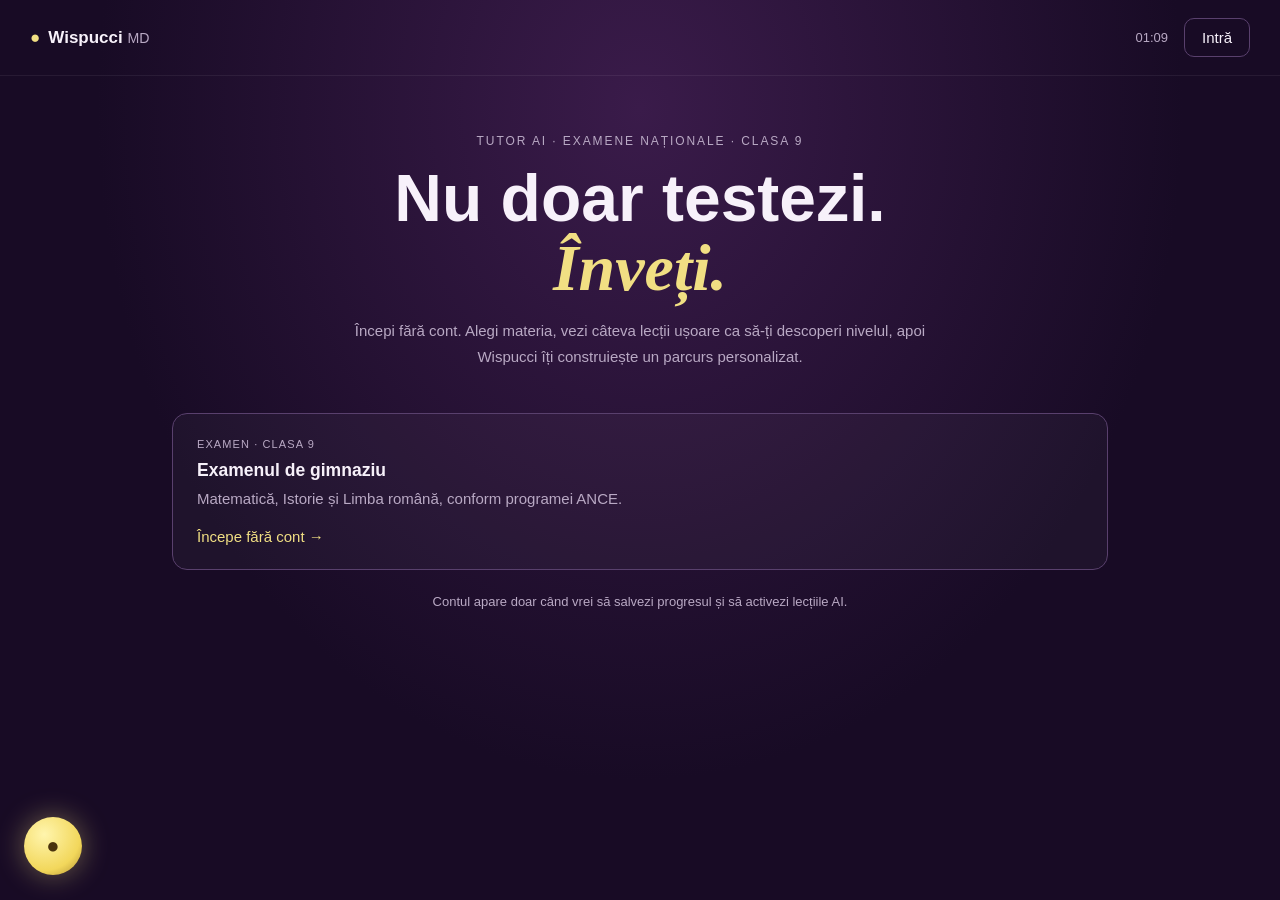
<file: index.html>
<!doctype html>
<html lang="ro">
<head>
<meta charset="utf-8"><meta name="viewport" content="width=device-width,initial-scale=1">
<title>Wispucci MD | Învață pentru examen</title>
<style>
:root{--bg:#180b25;--bg2:#241132;--panel:#2a173b;--line:#59406d;--text:#f7f1fa;--muted:#b9a9c4;--gold:#f1df83;--ok:#82e6a5;--bad:#ff9a9a}*{box-sizing:border-box}body{margin:0;min-height:100vh;background:radial-gradient(ellipse at 50% 12%,#3a1b4a 0,#180b25 60%);color:var(--text);font:15px Inter,Arial,sans-serif}button,input{font:inherit}header{height:76px;padding:0 30px;display:flex;align-items:center;justify-content:space-between;border-bottom:1px solid #ffffff10}.brand{font-weight:800;font-size:17px}.brand:before{content:'●';color:var(--gold);margin-right:8px}.brand small{color:var(--muted);font-weight:500}.top{display:flex;align-items:center;gap:16px}.clock{color:var(--muted);font-size:13px}.btn{border:1px solid var(--line);background:transparent;color:var(--text);padding:10px 17px;border-radius:10px;cursor:pointer}.btn:hover{border-color:var(--gold);color:var(--gold)}.primary{background:var(--gold);color:#25122f;border:0;font-weight:800}.primary:hover{color:#25122f;filter:brightness(1.06)}main{max-width:980px;margin:auto;padding:58px 22px 100px}.screen{display:none}.screen.active{display:block;animation:in .3s ease-out}@keyframes in{from{opacity:0;transform:translateY(10px)}to{opacity:1;transform:none}}.hero{text-align:center;max-width:680px;margin:0 auto 44px}.eyebrow{font-size:12px;letter-spacing:.16em;text-transform:uppercase;color:var(--muted)}h1{font-size:clamp(35px,7vw,66px);line-height:1.04;margin:16px 0}h1 em{color:var(--gold);font-family:Georgia,serif}.hero p{color:var(--muted);line-height:1.7;margin:0 auto;max-width:600px}.note{text-align:center;color:var(--muted);font-size:13px;margin-top:24px}.grid{display:grid;grid-template-columns:repeat(auto-fit,minmax(210px,1fr));gap:15px}.card,.row,.lesson{background:#ffffff08;border:1px solid var(--line);border-radius:15px}.card{padding:24px;cursor:pointer;transition:.18s}.card:hover,.row:hover{border-color:var(--gold);transform:translateY(-2px)}.tag{font-size:11px;color:var(--muted);text-transform:uppercase;letter-spacing:.1em}.card h3{margin:10px 0 7px}.card p{color:var(--muted);line-height:1.5;margin:0}.go{color:var(--gold);margin-top:17px}.back{border:0;background:none;color:var(--muted);cursor:pointer;padding:0;margin-bottom:22px}.title{font-size:27px;margin:0 0 22px}.row{display:flex;justify-content:space-between;align-items:center;padding:17px 20px;margin:9px 0;cursor:pointer}.row span:last-child{color:var(--gold)}.lesson{max-width:720px;margin:auto;padding:25px 28px}.lesson h2{margin:8px 0 25px}.step{border-top:1px solid #ffffff14;padding:21px 0;color:var(--muted);line-height:1.75}.step:first-of-type{border-top:0}.step b{display:block;color:var(--gold);font-size:11px;letter-spacing:.13em;text-transform:uppercase;margin-bottom:7px}.formula{display:block;background:#f1df8310;border:1px solid #f1df832b;border-radius:9px;color:var(--text);font-family:monospace;padding:13px;margin:12px 0;white-space:pre-line}.opts{display:grid;gap:8px;margin-top:14px}.opt{border:1px solid var(--line);background:#ffffff08;color:var(--text);padding:12px;border-radius:9px;text-align:left;cursor:pointer}.opt:hover{border-color:var(--gold)}.opt.ok{border-color:var(--ok);color:var(--ok)}.opt.no{border-color:var(--bad);color:var(--bad)}.actions{text-align:center;margin-top:24px}.orb{position:fixed;left:24px;bottom:25px;width:58px;height:58px;border-radius:50%;background:radial-gradient(circle at 35% 30%,#fff5ad,#f2d75b 65%,#ad8b2f);box-shadow:0 0 28px #f1df8366;display:grid;place-items:center;color:#4a330d;font-size:22px;cursor:pointer}.hint{position:fixed;left:24px;bottom:95px;background:var(--panel);border:1px solid var(--line);border-radius:12px;padding:12px 15px;max-width:280px;color:var(--muted);display:none}.hint.show{display:block}.modal{display:none;position:fixed;inset:0;background:#000a;place-items:center;z-index:5}.modal.show{display:grid}.box{background:#261336;border:1px solid var(--line);border-radius:16px;padding:27px;width:min(390px,90vw)}.box h3{margin-top:0}.box p{color:var(--muted);line-height:1.5}.box input{width:100%;padding:12px;margin:6px 0;background:#ffffff0a;border:1px solid var(--line);border-radius:9px;color:var(--text)}.err{min-height:20px;color:var(--bad);font-size:12px;margin:5px 0}.loading{text-align:center;color:var(--muted);padding:35px}.small{font-size:13px;color:var(--muted)}@media(max-width:600px){header{padding:0 16px}.clock{display:none}main{padding:40px 16px 90px}.lesson{padding:20px}.grid{grid-template-columns:1fr}}
</style></head>
<body>
<header><div class="brand">Wispucci <small>MD</small></div><div class="top"><span class="clock" id="clock"></span><button class="btn" id="login">Intră</button></div></header>
<main>
<section class="screen active" id="home"><div class="hero"><div class="eyebrow">Tutor AI · Examene naționale · Clasa 9</div><h1>Nu doar testezi. <em>Înveți.</em></h1><p>Începi fără cont. Alegi materia, vezi câteva lecții ușoare ca să-ți descoperi nivelul, apoi Wispucci îți construiește un parcurs personalizat.</p></div><div class="grid"><div class="card" id="enter"><div class="tag">Examen · clasa 9</div><h3>Examenul de gimnaziu</h3><p>Matematică, Istorie și Limba română, conform programei ANCE.</p><div class="go">Începe fără cont →</div></div></div><div class="note">Contul apare doar când vrei să salvezi progresul și să activezi lecțiile AI.</div></section>
<section class="screen" id="subjects"><button class="back" data-back="home">← Înapoi</button><h2 class="title">Alege materia</h2><div class="grid" id="subjectGrid"></div></section>
<section class="screen" id="topics"><button class="back" data-back="subjects">← Altă materie</button><h2 class="title" id="subjectTitle"></h2><p class="small">Începe cu orice temă. După răspunsuri, sistemul îți estimează nivelul.</p><div id="topicList"></div></section>
<section class="screen" id="lessonScreen"><button class="back" data-back="topics">← Toate temele</button><div id="lessonHost"></div></section>
</main>
<div class="hint" id="hint"></div><div class="orb" id="orb">●</div>
<div class="modal" id="modal"><div class="box"><h3 id="modalTitle">Salvează progresul</h3><p>După înregistrare, backend-ul real generează lecția și păstrează progresul tău.</p><input id="name" placeholder="Nume"><input id="email" placeholder="Email"><input id="password" type="password" placeholder="Parolă"><div class="err" id="err"></div><button class="btn primary" id="submit">Creează cont</button></div></div>
<script>
const subjects=[{id:'math',name:'Matematică',symbol:'M',topics:[['m1','Numere reale și radicali'],['m2','Ecuații de gradul II'],['m3','Funcția pătratică'],['m4','Teorema lui Pitagora']]},{id:'hist',name:'Istoria românilor',symbol:'H',topics:[['h1','Formarea poporului român'],['h2','Unirea Principatelor (1859)'],['h3','Independența R. Moldova'],['h_wwi','Primul Război Mondial'],['h_reforme','Reformele interbelice'],['h_totalitare','Regimuri totalitare']]},{id:'rom',name:'Limba română',symbol:'A',topics:[['r1','Diftong, triftong, hiat'],['r2','Părțile de propoziție'],['r_figuri','Figuri de stil și specii literare'],['r_text','Texte funcționale']]}];
const demo={m1:[['Ghici întâi','Cât este √72? Încearcă înainte să vezi explicația.'],['Concept','Un radical întreabă ce număr ridicat la pătrat dă valoarea din interior.'],['Exemplu','√72 = √(36×2) = 6√2. Cauți cel mai mare pătrat perfect.'],['Quiz','Simplifică √48.','4√3']],m2:[['Ghici întâi','Câte soluții reale are x²+2x+5=0?'],['Concept','Δ = b² − 4ac. Δ pozitiv: două soluții, zero: una dublă, negativ: niciuna.'],['Exemplu','Pentru x²+2x+5, Δ=−16, deci nu există soluții reale.'],['Quiz','x²−6x+9=0 are:','o soluție dublă']],m3:[['Concept','f(x)=ax²+bx+c este o parabolă. xᵥ=−b/2a.'],['Quiz','Pentru y=x²−4x+3, abscisa vârfului este:','2']],m4:[['Concept','În triunghiul dreptunghic: a²+b²=c². Ipotenuza este opusă unghiului drept.'],['Quiz','Catetele 6 și 8 dau ipotenuza:','10']],h1:[['Ghici întâi','Traian a cucerit Dacia în ce an?'],['Concept','Romanizarea dacilor a început după cucerirea romană din 106 d.Hr.'],['Quiz','Anul cuceririi Daciei:','106 d.Hr.']],h2:[['Eveniment','La 24 ianuarie 1859, Alexandru Ioan Cuza a fost ales domn în ambele principate.'],['Quiz','Data Unirii Principatelor:','24 ianuarie 1859']],h3:[['Eveniment','Republica Moldova și-a proclamat independența la 27 august 1991.'],['Quiz','Data independenței:','27 august 1991']],r1:[['Concept','Diftongul are două vocale în aceeași silabă. Hiatul le desparte în silabe diferite.'],['Quiz','extraordinar are câte silabe?','5']],r2:[['Concept','Subiectul răspunde la cine?, predicatul la ce face?, complementul la întrebările cerute de verb.'],['Quiz','În Maria citește o carte, o carte este:','complement direct']]};
const hints={m1:'Caută pătratul perfect cel mai mare.',m2:'Discriminantul arată numărul soluțiilor.',m3:'a pozitiv: minim, a negativ: maxim.',m4:'Ipotenuza este opusă unghiului drept.',h1:'106 d.Hr. este data-cheie.',h2:'Cuza a fost ales de două ori.',h3:'27 august 1991.',r1:'Hiatul desparte vocalele.',r2:'Găsește predicatul primul.',r_figuri:'Metafora nu are nevoie de cuvântul ca.',r_text:'Respectă structura textului.'};
let subject=null,topic=null;let guestLessons=0;const API_BASE=location.port&&location.port!=='8801'?location.protocol+'//'+location.hostname+':8801':(window.WISPUCCI_API||location.origin);const authToken=()=>localStorage.getItem('wispucci.token')||'';const logged=()=>!!authToken();const api=(path,opt={})=>{opt.headers=Object.assign({'Content-Type':'application/json'},opt.headers||{});if(authToken())opt.headers.Authorization='Bearer '+authToken();return fetch(API_BASE+path,opt).then(async r=>{const d=await r.json().catch(()=>null);if(!r.ok)throw Error(d?.detail||'Eroare server');return d})};
function go(id){document.querySelectorAll('.screen').forEach(s=>s.classList.remove('active'));document.getElementById(id).classList.add('active')}function showHint(t){hint.textContent=t;hint.classList.add('show');setTimeout(()=>hint.classList.remove('show'),5500)}function renderSubjects(){subjectGrid.innerHTML=subjects.map(s=>`<div class="card" data-id="${s.id}"><b>${s.symbol}</b><h3>${s.name}</h3><div class="go">Alege →</div></div>`).join('');subjectGrid.querySelectorAll('[data-id]').forEach(x=>x.onclick=()=>{subject=subjects.find(s=>s.id===x.dataset.id);renderTopics();go('topics')})}function renderTopics(){subjectTitle.textContent=subject.name;topicList.innerHTML=subject.topics.map(t=>`<div class="row" data-id="${t[0]}"><span>${t[1]}</span><span>→</span></div>`).join('');topicList.querySelectorAll('.row').forEach(x=>x.onclick=()=>{topic=subject.topics.find(t=>t[0]===x.dataset.id);showHint(hints[topic[0]]||'Învață pas cu pas.');openTopic()})}
function openTopic(){if(logged()){realLesson();return}if(demo[topic[0]]){guestLessons++;renderDemo();}else{showHint('Tema completă se activează după înregistrare.');openModal()}}function renderDemo(){const rows=demo[topic[0]];lessonHost.innerHTML=`<div class="lesson"><div class="eyebrow">${subject.name} · lecție de probă</div><h2>${topic[1]}</h2>${rows.map((r,i)=>r[0]==='Quiz'?`<div class="step"><b>Quiz</b>${r[1]}<div class="opts"><button class="opt" data-answer="${r[2]}">${r[2]}</button><button class="opt">Mai verific</button></div></div>`:`<div class="step"><b>${r[0]}</b>${r[1]}</div>`).join('')}<div class="actions"><button class="btn primary" id="finish">Continuă</button></div></div>`;lessonHost.querySelectorAll('.opt').forEach(o=>o.onclick=()=>{o.classList.add(o.dataset.answer?'ok':'no');showHint(o.dataset.answer?'Corect.':'Mai încearcă, apoi vezi explicația.')});finish.onclick=()=>{if(guestLessons>=2){openModal()}else{renderTopics();go('topics');showHint('Bun. Alege următoarea temă.')}};go('lessonScreen')}
async function realLesson(){go('lessonScreen');lessonHost.innerHTML=`<div class="lesson"><div class="eyebrow">${subject.name} · AI</div><h2>${topic[1]}</h2><div class="loading">Generez lecția personalizată...</div></div>`;try{const d=await api('/api/tutor/lesson',{method:'POST',body:JSON.stringify({subject:subject.id,topic_title:topic[1],level:1})});lessonHost.innerHTML=`<div class="lesson"><div class="eyebrow">${subject.name} · AI</div><h2>${topic[1]}</h2><div class="step">${d.content_html||'Lecția a fost generată.'}</div>${d.quiz?.length?'<div class="step"><b>Verificare</b>'+d.quiz.map(q=>q.q).join('<br>')+'</div>':''}</div>`}catch(e){lessonHost.innerHTML='<div class="lesson"><div class="step">Backend-ul real nu răspunde. Pornește FastAPI pe portul 8801.</div></div>'}}
function openModal(){modal.classList.add('show')}enter.onclick=()=>{renderSubjects();go('subjects')};login.onclick=openModal;orb.onclick=()=>showHint(hints[topic?.[0]]||'Alege o materie și o temă.');document.querySelectorAll('[data-back]').forEach(b=>b.onclick=()=>{if(b.dataset.back==='subjects')renderSubjects();if(b.dataset.back==='topics')renderTopics();go(b.dataset.back)});submit.onclick=async()=>{err.textContent='';try{const d=await api('/api/auth/signup',{method:'POST',body:JSON.stringify({email:email.value.trim(),display_name:name.value.trim()||'Elev',password:password.value})});localStorage.setItem('wispucci.token',d.access_token);modal.classList.remove('show');showHint('Cont creat. De acum lecțiile sunt generate de AI.');realLesson()}catch(e){err.textContent=e.message}};function tick(){clock.textContent=new Date().toLocaleTimeString('ro-RO',{hour:'2-digit',minute:'2-digit'})}tick();setInterval(tick,30000);
</script></body></html>
</file>
